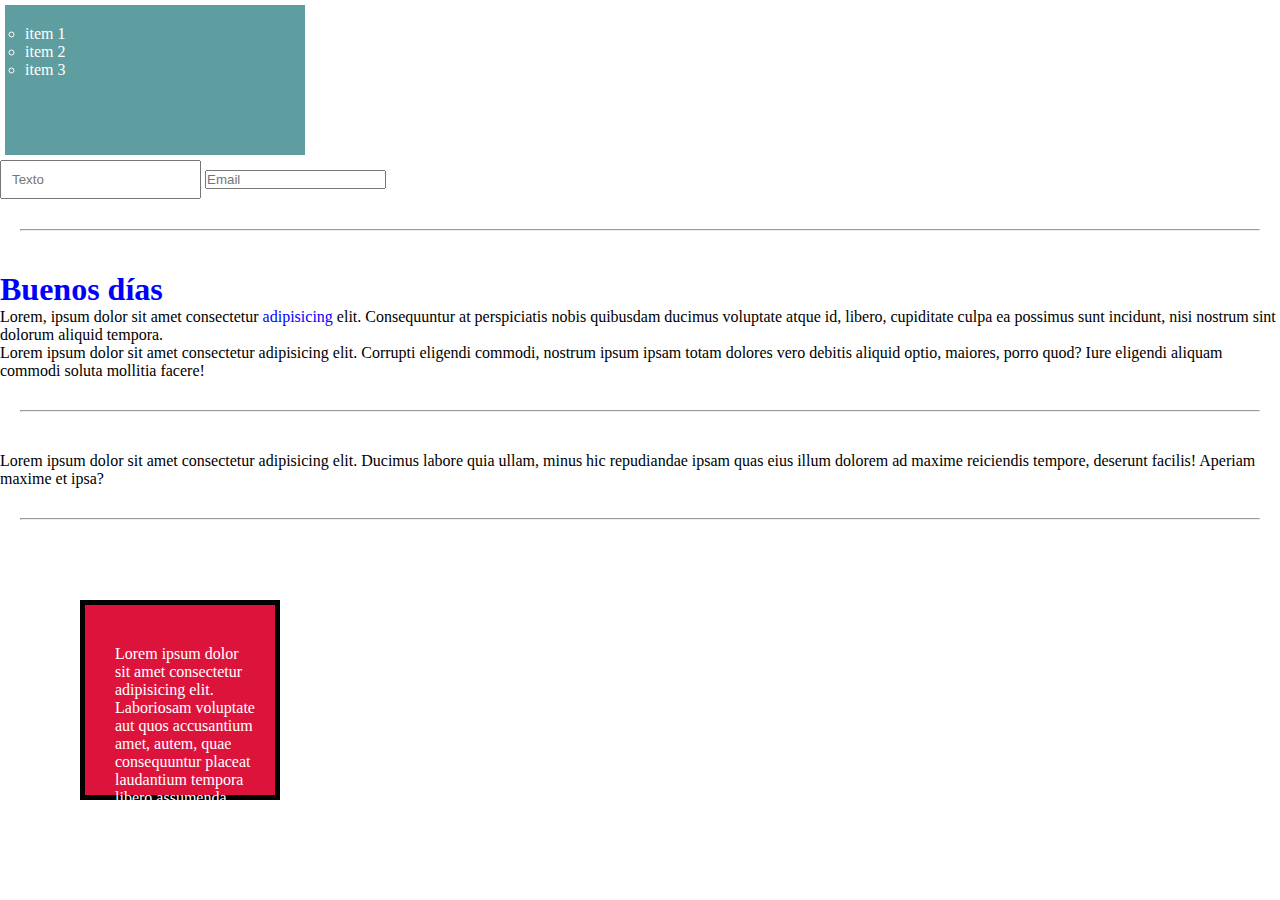
<file: index.html>
<!DOCTYPE html>
<html lang="en">
<head>
  <meta charset="UTF-8">
  <meta name="viewport" content="width=device-width, initial-scale=1.0">
  <title>Estilos</title>
  <link rel="stylesheet" href="CSS/style.css">
</head>
<body>
  <header id="header">
    <nav>
      <ul>
        <li class="item">item 1</li>
        <li class="item">item 2</li>
        <li class="item">item 3</li>
      </ul>
    </nav>
  </header>
  <input type="text" placeholder="Texto">
  <input type="email" placeholder="Email">
  <hr>
  <h1>Buenos días</h1>

  <p>Lorem, ipsum dolor sit amet consectetur <span>adipisicing</span> elit. Consequuntur at perspiciatis nobis quibusdam ducimus voluptate atque id, libero, cupiditate culpa ea possimus sunt incidunt, nisi nostrum sint dolorum aliquid tempora.</p>
  <p>Lorem ipsum dolor sit amet consectetur adipisicing elit. Corrupti eligendi commodi, nostrum ipsum ipsam totam dolores vero debitis aliquid optio, maiores, porro quod? Iure eligendi aliquam commodi soluta mollitia facere!</p>
  <hr>
  <p>Lorem ipsum dolor sit amet consectetur adipisicing elit. Ducimus labore quia ullam, minus hic repudiandae ipsam quas eius illum dolorem ad maxime reiciendis tempore, deserunt facilis! Aperiam maxime et ipsa?</p>
  <hr>
  <div class="caja">
    Lorem ipsum dolor sit amet consectetur adipisicing elit. Laboriosam voluptate aut quos accusantium amet, autem, quae consequuntur placeat laudantium tempora libero assumenda vero, delectus voluptatum. At harum cum quasi obcaecati!
  </div>
</body>
</html>
</file>
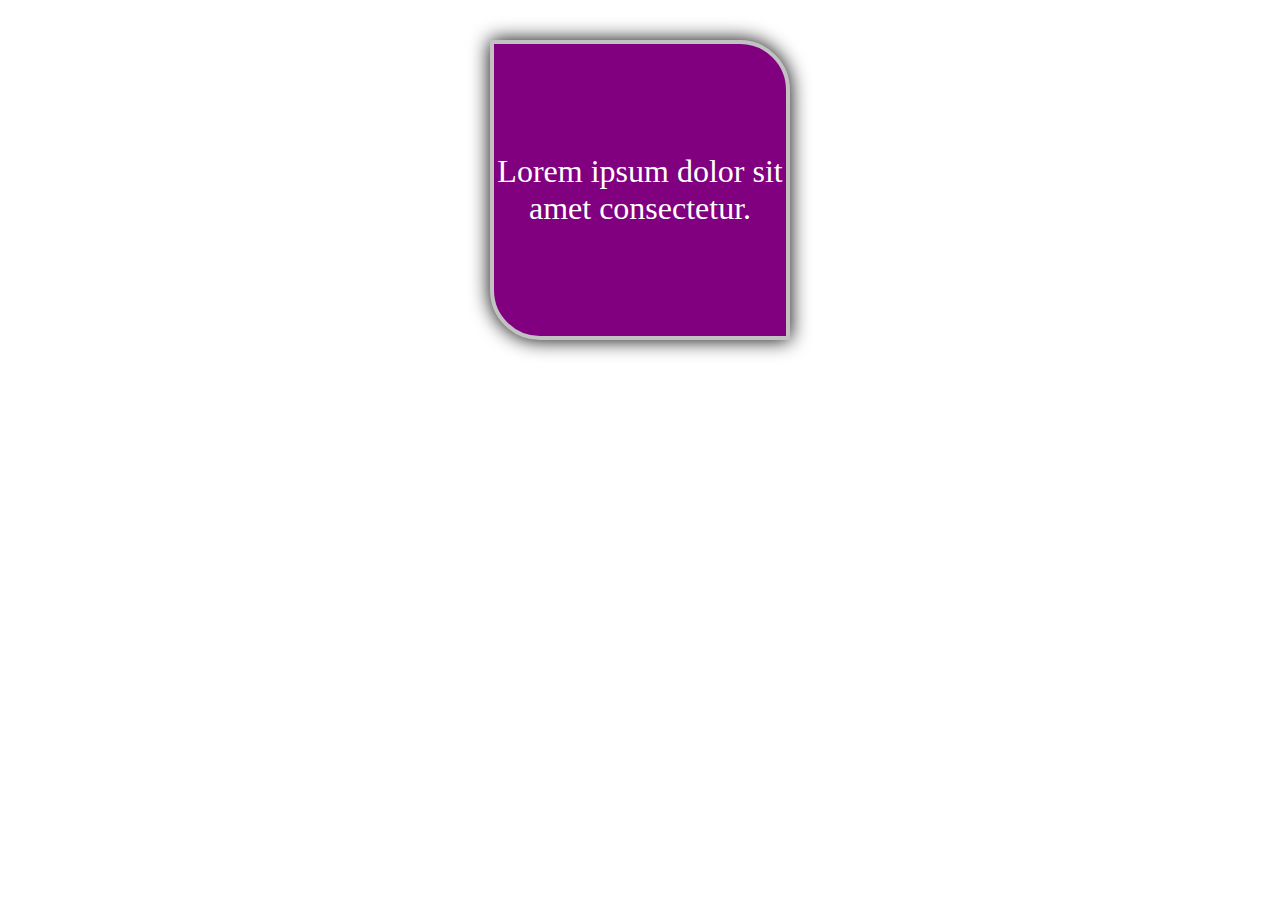
<file: bordes.html>
<!DOCTYPE html>
<html lang="es">
<head>
  <meta charset="UTF-8">
  <meta name="viewport" content="width=device-width, initial-scale=1.0">
  <link rel="stylesheet" href="CSS/bordes.css">
  <title>Bordes</title>
</head>
<body>
  <div class="box">
    Lorem ipsum dolor sit amet consectetur.
  </div>
</body>
</html>
</file>
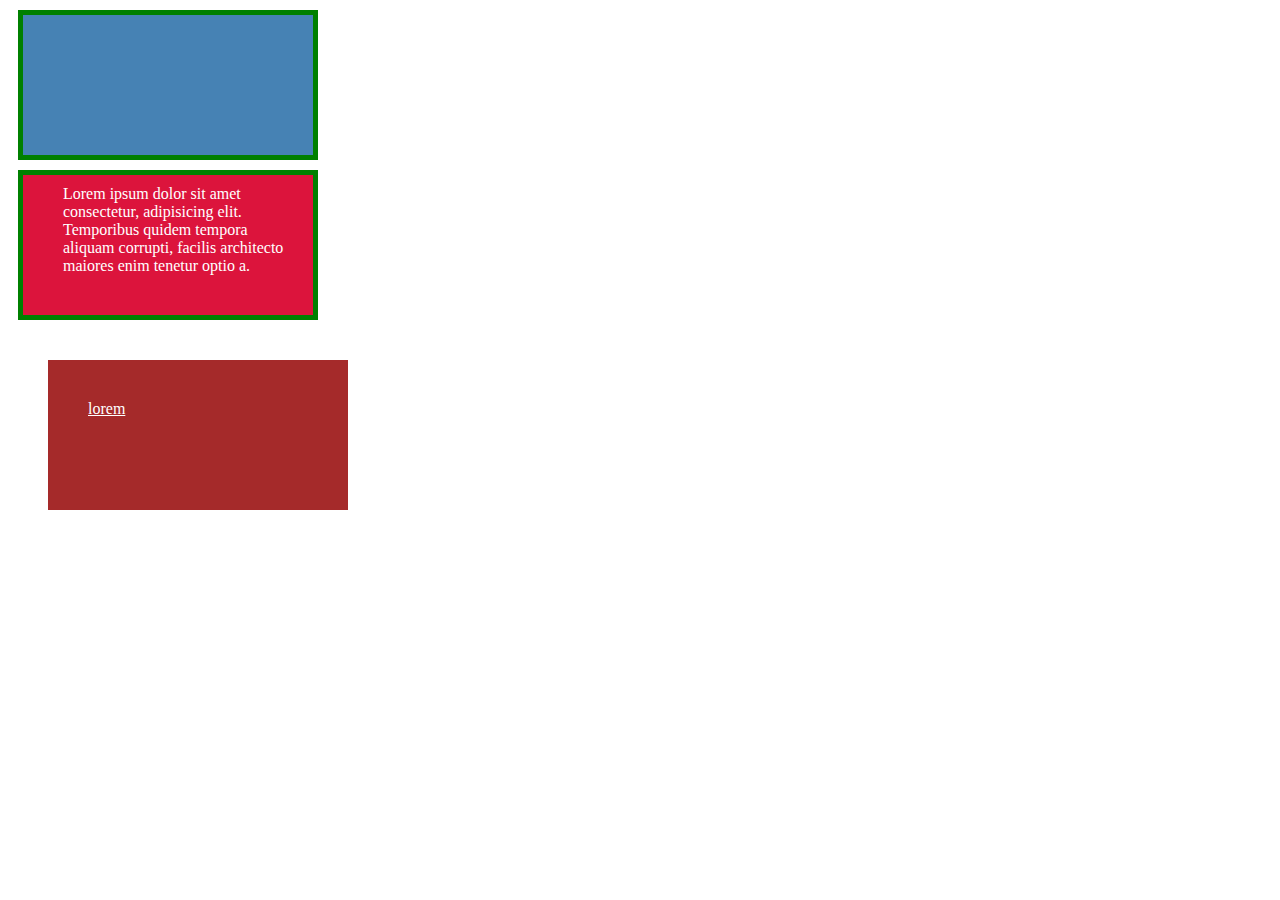
<file: caja.html>
<!DOCTYPE html>
<html lang="en">
<head>
  <meta charset="UTF-8">
  <meta name="viewport" content="width=device-width, initial-scale=1.0">
  <title>Caja</title>
  <link rel="stylesheet" href="CSS/caja.css">
</head>
<body>
  <div class="caja caja1"></div>
  <div class="caja caja2">
    Lorem ipsum dolor sit amet consectetur, adipisicing elit. Temporibus quidem tempora aliquam corrupti, facilis architecto maiores enim tenetur optio a.
  </div>
  <a href="" class="caja caja3">
    lorem
  </a>
</body>
</html>
</file>
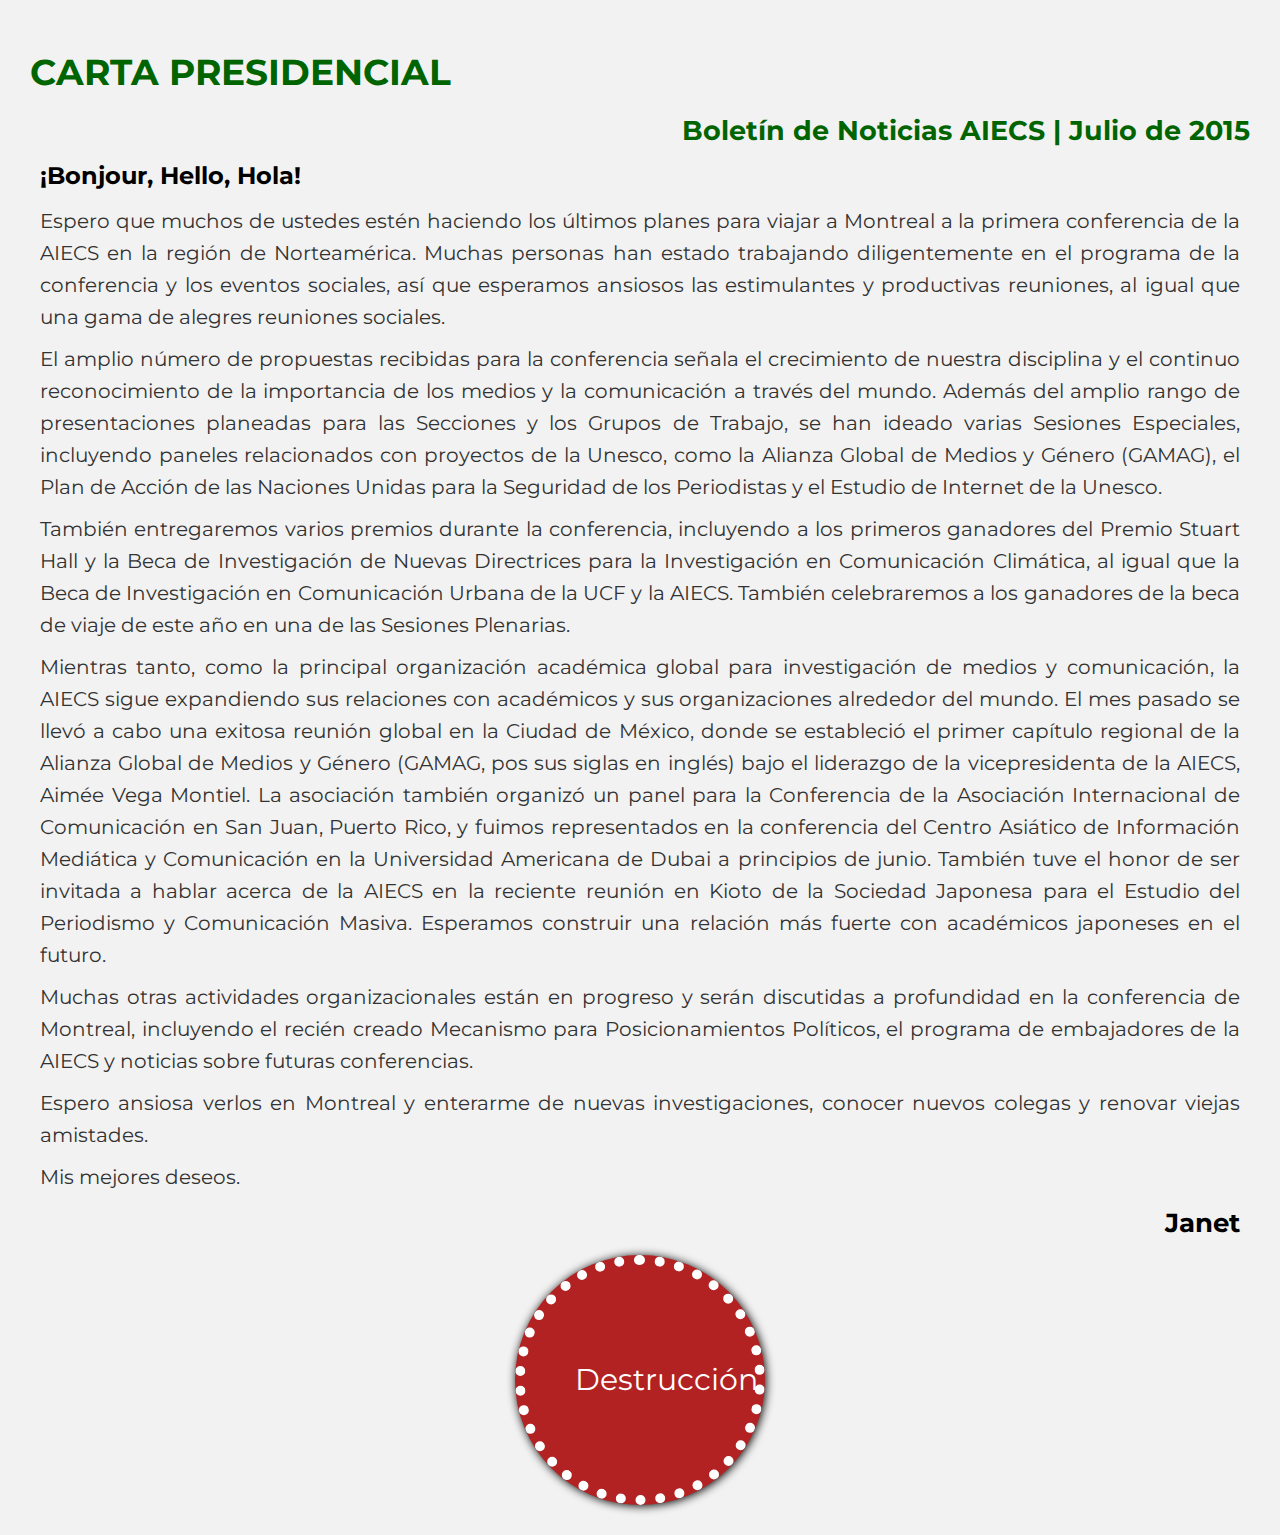
<file: carta.html>
<!DOCTYPE html>
<html lang="es">
<head>
  <meta charset="UTF-8">
  <meta name="viewport" content="width=device-width, initial-scale=1.0">
  <title>Carta</title>
  <link rel="stylesheet" href="CSS/carta.css">
</head>
<body>
    <h1>CARTA PRESIDENCIAL</h1>
    <h2>Boletín de Noticias AIECS | Julio de 2015</h2>
    <p class="bold">¡Bonjour, Hello, Hola!</p>
    <p class="parrafo">
      Espero que muchos de ustedes estén haciendo los últimos planes para viajar
      a Montreal a la primera conferencia de la AIECS en la región de
      Norteamérica. Muchas personas han estado trabajando diligentemente en el
      programa de la conferencia y los eventos sociales, así que esperamos
      ansiosos las estimulantes y productivas reuniones, al igual que una gama
      de alegres reuniones sociales.
    </p>
    <p class="parrafo">
      El amplio número de propuestas recibidas para la conferencia señala el
      crecimiento de nuestra disciplina y el continuo reconocimiento de la
      importancia de los medios y la comunicación a través del mundo. Además del
      amplio rango de presentaciones planeadas para las Secciones y los Grupos
      de Trabajo, se han ideado varias Sesiones Especiales, incluyendo paneles
      relacionados con proyectos de la Unesco, como la Alianza Global de Medios
      y Género (GAMAG), el Plan de Acción de las Naciones Unidas para la
      Seguridad de los Periodistas y el Estudio de Internet de la Unesco.
    </p>
    <p class="parrafo">
      También entregaremos varios premios durante la conferencia, incluyendo a
      los primeros ganadores del Premio Stuart Hall y la Beca de Investigación
      de Nuevas Directrices para la Investigación en Comunicación Climática, al
      igual que la Beca de Investigación en Comunicación Urbana de la UCF y la
      AIECS. También celebraremos a los ganadores de la beca de viaje de este
      año en una de las Sesiones Plenarias.
    </p>
    <p class="parrafo">
      Mientras tanto, como la principal organización académica global para
      investigación de medios y comunicación, la AIECS sigue expandiendo sus
      relaciones con académicos y sus organizaciones alrededor del mundo. El mes
      pasado se llevó a cabo una exitosa reunión global en la Ciudad de México,
      donde se estableció el primer capítulo regional de la Alianza Global de
      Medios y Género (GAMAG, pos sus siglas en inglés) bajo el liderazgo de la
      vicepresidenta de la AIECS, Aimée Vega Montiel. La asociación también
      organizó un panel para la Conferencia de la Asociación Internacional de
      Comunicación en San Juan, Puerto Rico, y fuimos representados en la
      conferencia del Centro Asiático de Información Mediática y Comunicación en
      la Universidad Americana de Dubai a principios de junio. También tuve el
      honor de ser invitada a hablar acerca de la AIECS en la reciente reunión
      en Kioto de la Sociedad Japonesa para el Estudio del Periodismo y
      Comunicación Masiva. Esperamos construir una relación más fuerte con
      académicos japoneses en el futuro.
    </p>
    <p class="parrafo">
      Muchas otras actividades organizacionales están en progreso y serán
      discutidas a profundidad en la conferencia de Montreal, incluyendo el
      recién creado Mecanismo para Posicionamientos Políticos, el programa de
      embajadores de la AIECS y noticias sobre futuras conferencias.
    </p>
    <p class="parrafo">
      Espero ansiosa verlos en Montreal y enterarme de nuevas investigaciones,
      conocer nuevos colegas y renovar viejas amistades.
    </p>
    <p class="parrafo">Mis mejores deseos.</p>
    <p class="bold derecha">Janet</p>

    <a href="#">destrucción</a>
</body>
</html>
</file>
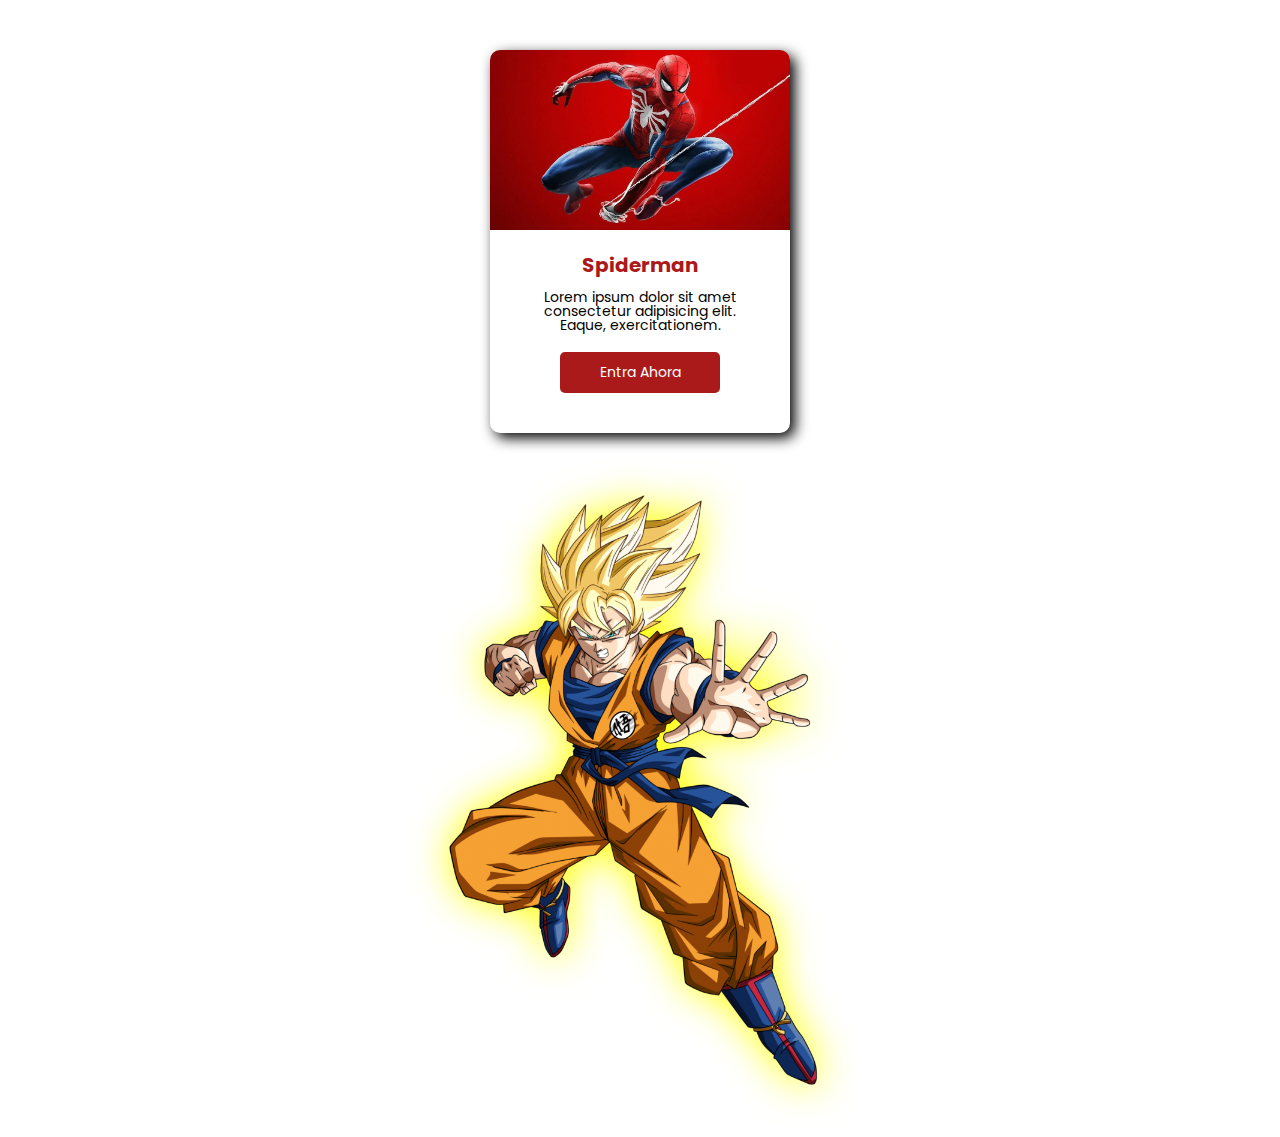
<file: goku.html>
<!DOCTYPE html>
<html lang="en">
<head>
  <meta charset="UTF-8">
  <meta name="viewport" content="width=device-width, initial-scale=1.0">
  <link rel="stylesheet" href="CSS/goku.css">
  <title>Goku</title>
</head>
<body>
  <div class="cuadro">
    <img src="img/spidy.jpg" alt="Spiderman" class="spidy">
    <div class="contenedor">
      <h1>Spiderman</h1>
      <p>Lorem ipsum dolor sit amet consectetur adipisicing elit. Eaque, exercitationem.</p>
      <a href="#" class="boton">Entra Ahora</a>
    </div>
  </div>

  <img src="img/goku.png" alt="Goku" class="goku">
</body>
</html>
</file>
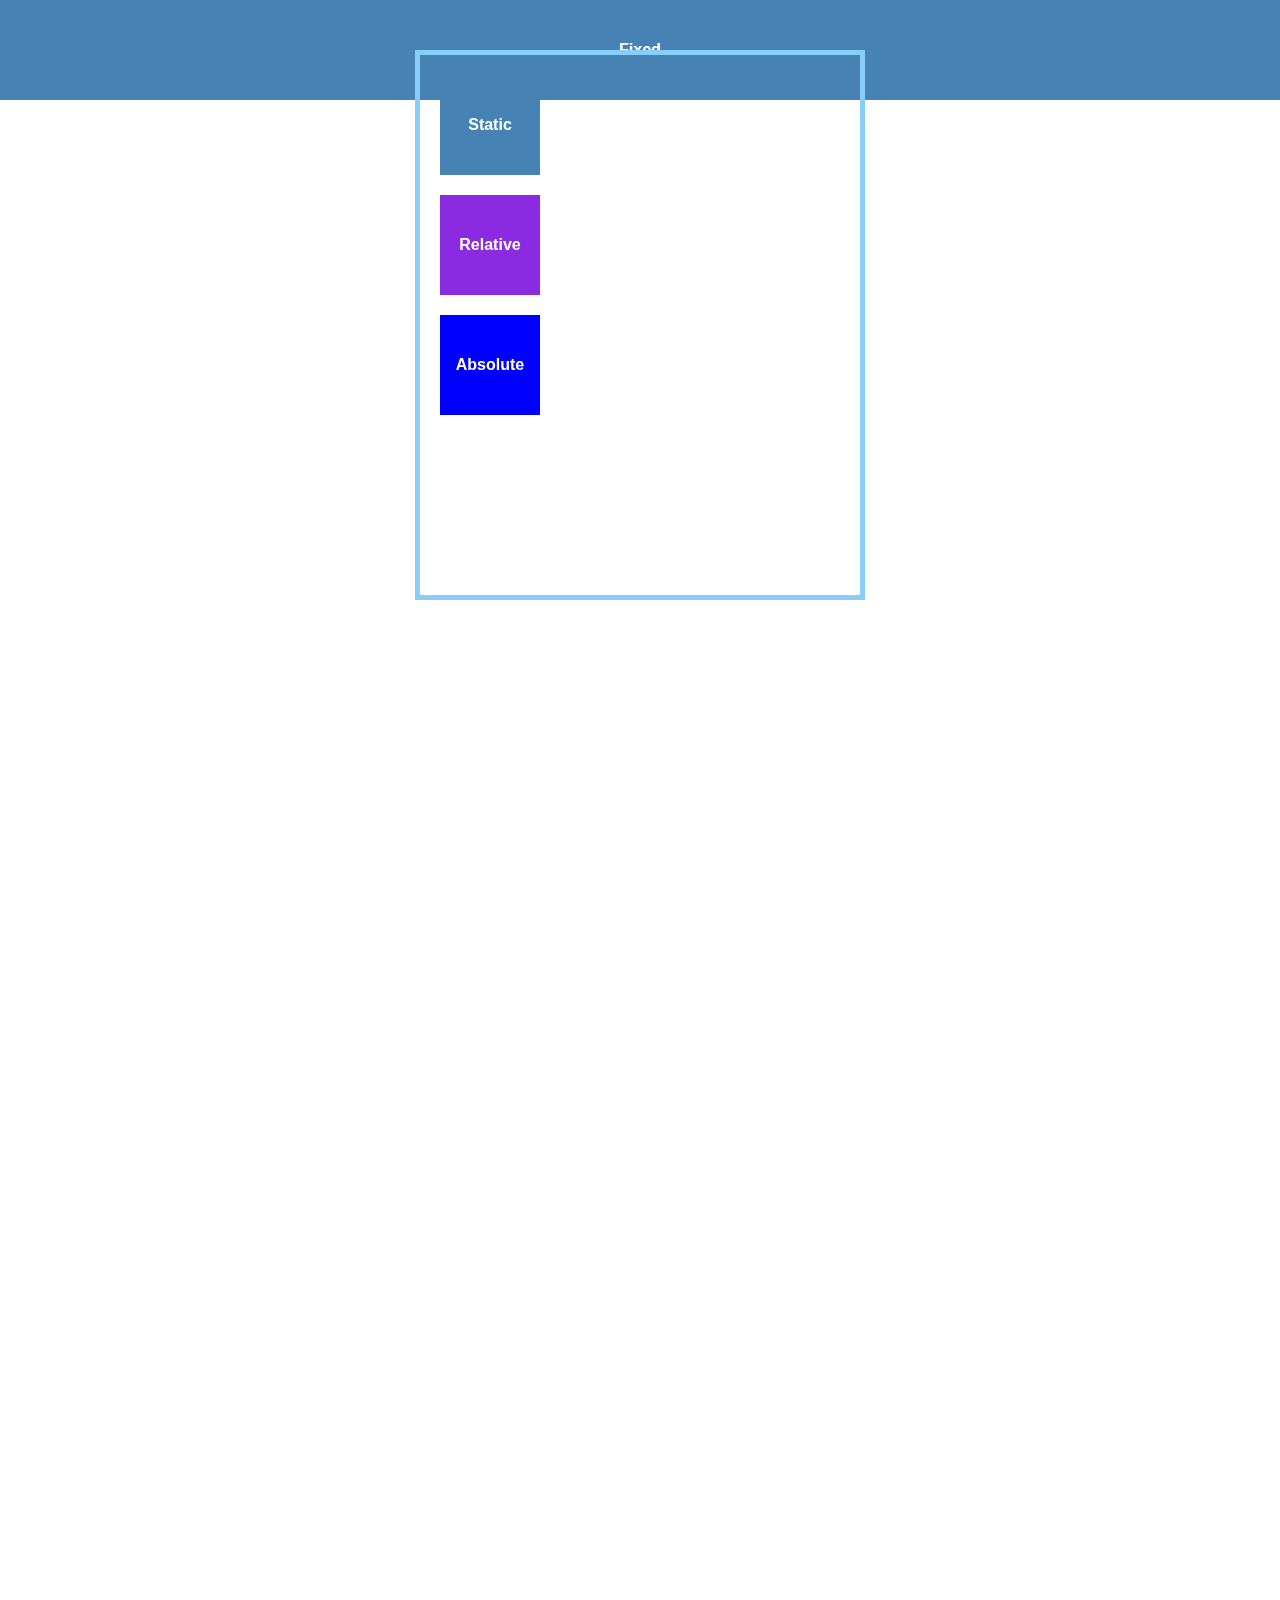
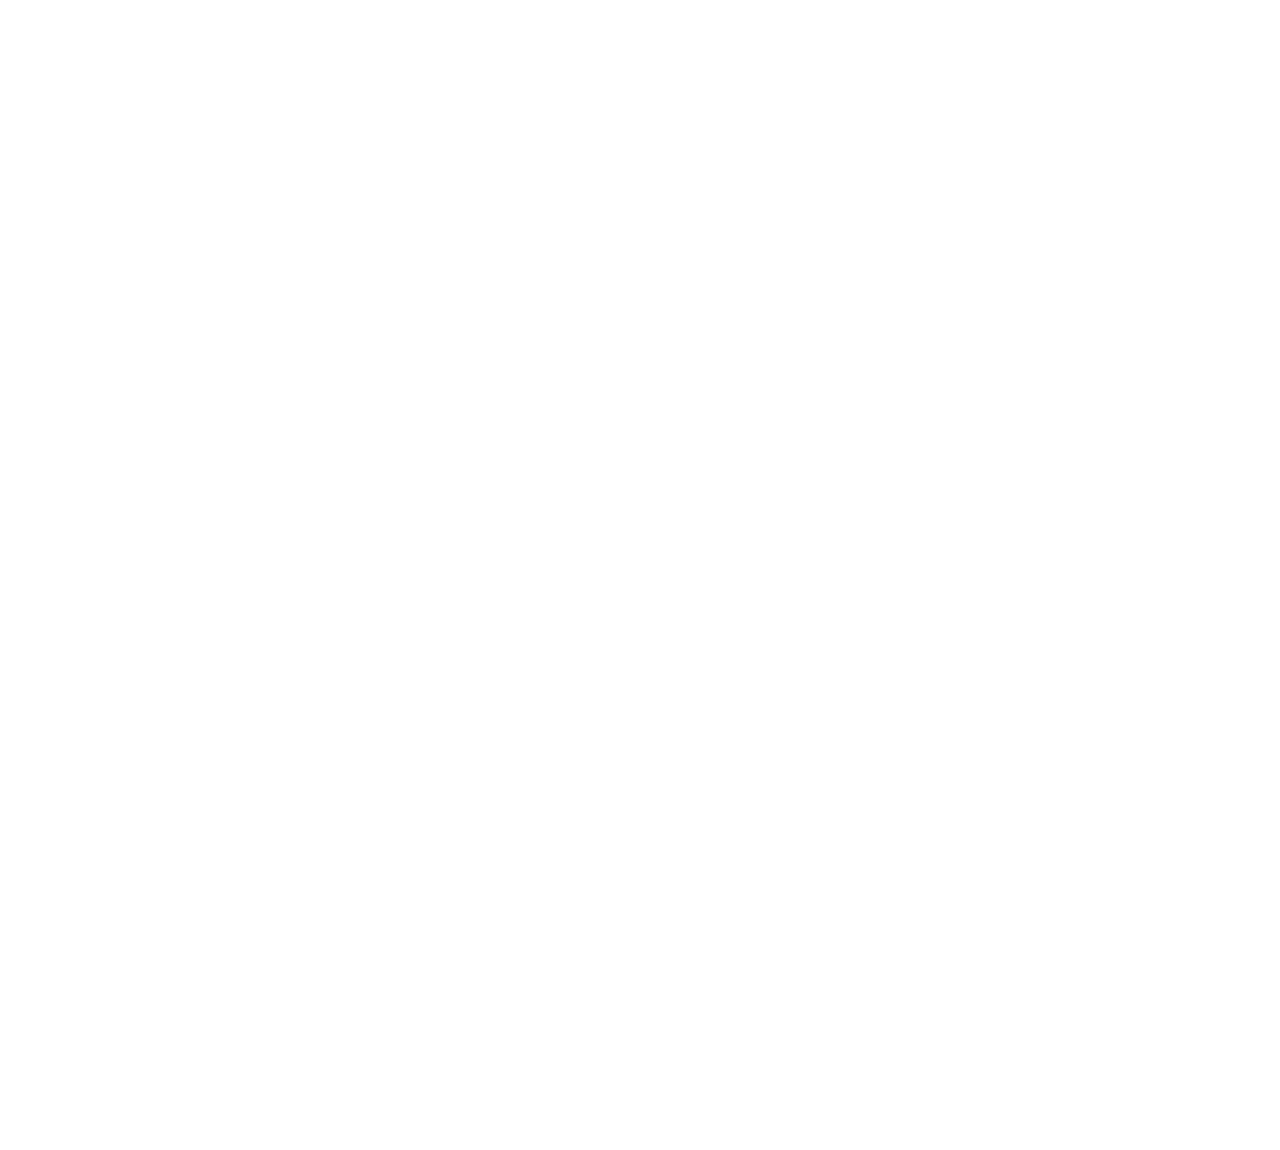
<file: Posicionamiento/Posicionamiento.html>
<!DOCTYPE html>
<html lang="es">
<head>
  <meta charset="UTF-8">
  <meta name="viewport" content="width=device-width, initial-scale=1.0">
  <link rel="stylesheet" href="Posicionamiento.css">
  <title>Posicionamiento</title>
</head>
<body>
  <div class="container">
    <div class="box static">Static</div>
    <div class="box relative">Relative</div>
    <div class="box absolute">Absolute</div>
    <div class="box fixed">Fixed</div>
  </div>
</body>
</html>
</file>
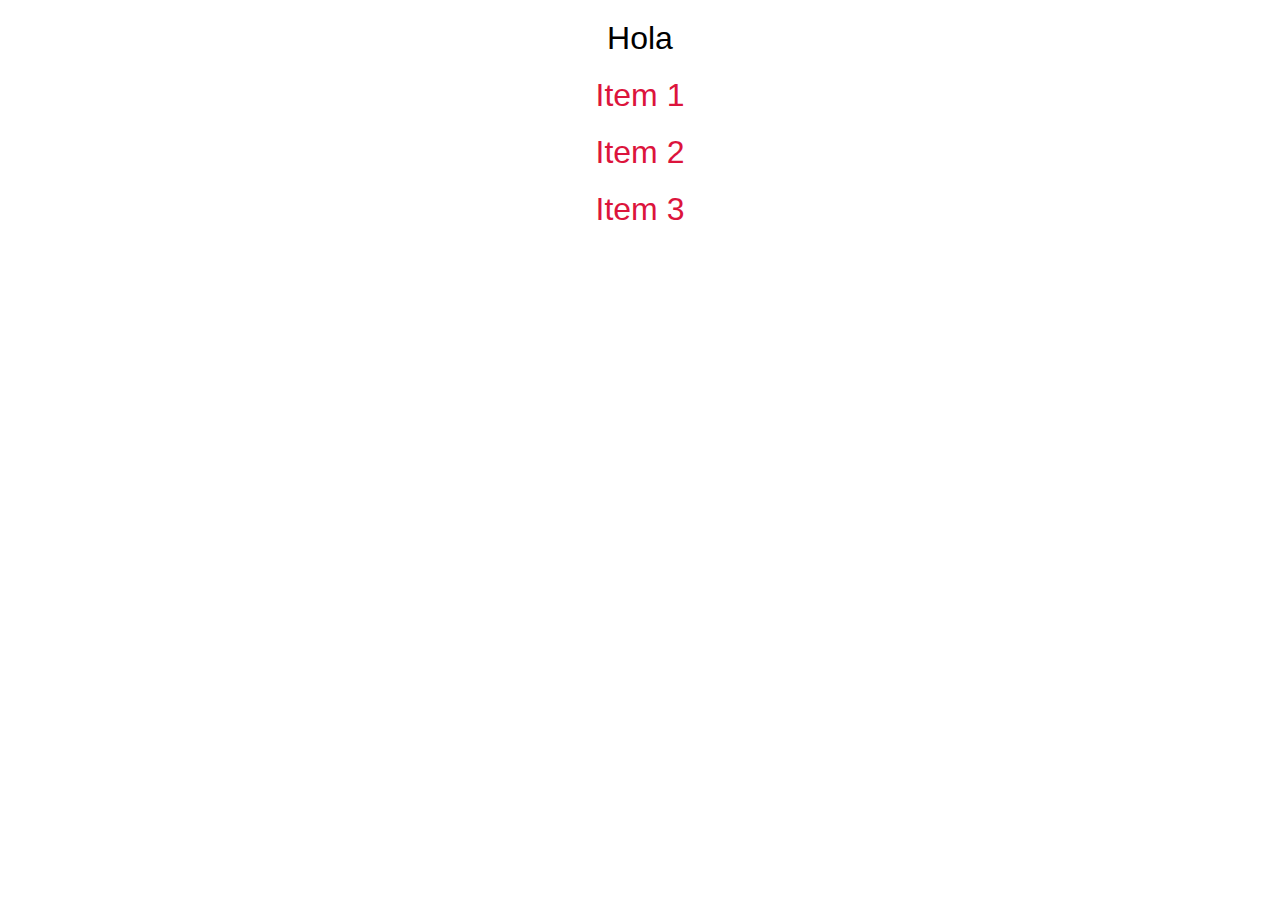
<file: Pseudoclases/Pseudoclases.html>
<!DOCTYPE html>
<html lang="es">
<head>
  <meta charset="UTF-8">
  <meta name="viewport" content="width=device-width, initial-scale=1.0">
  <title>PseudoClases</title>
  <link rel="stylesheet" href="style.css">
</head>
<body>
  <!-- <nav>
    <a class="enlace" href="https://oferta.senasofiaplus.edu.co/sofia-oferta/">Sofía plus</a>
    <a class="enlace" href="https://www.google.com/">Google</a>
    <a class="enlace" href="https://www.facebook.com/">Facebook</a>
  </nav> -->

  <!-- <a href="#objetivo" class="event">Disparador</a>
  <a href="#" class="event">Retroceso</a>

  <div id="objetivo" class="box"></div> -->

  <!-- <form class="form">
    <h2 class="form__title">Contacto</h2>
    <input type="text" placeholder="Nombre..." autofocus>
    <input type="email" placeholder="Email...">
    <input type="checkbox" id="check">
    <label for="check">¿Guardar los datos?</label>
  </form> -->

  <h3 class="title">Hola</h3>
  <h3>Item 1</h3>
  <h3>Item 2</h3>
  <h3>Item 3</h3>
  
</body>
</html>
</file>
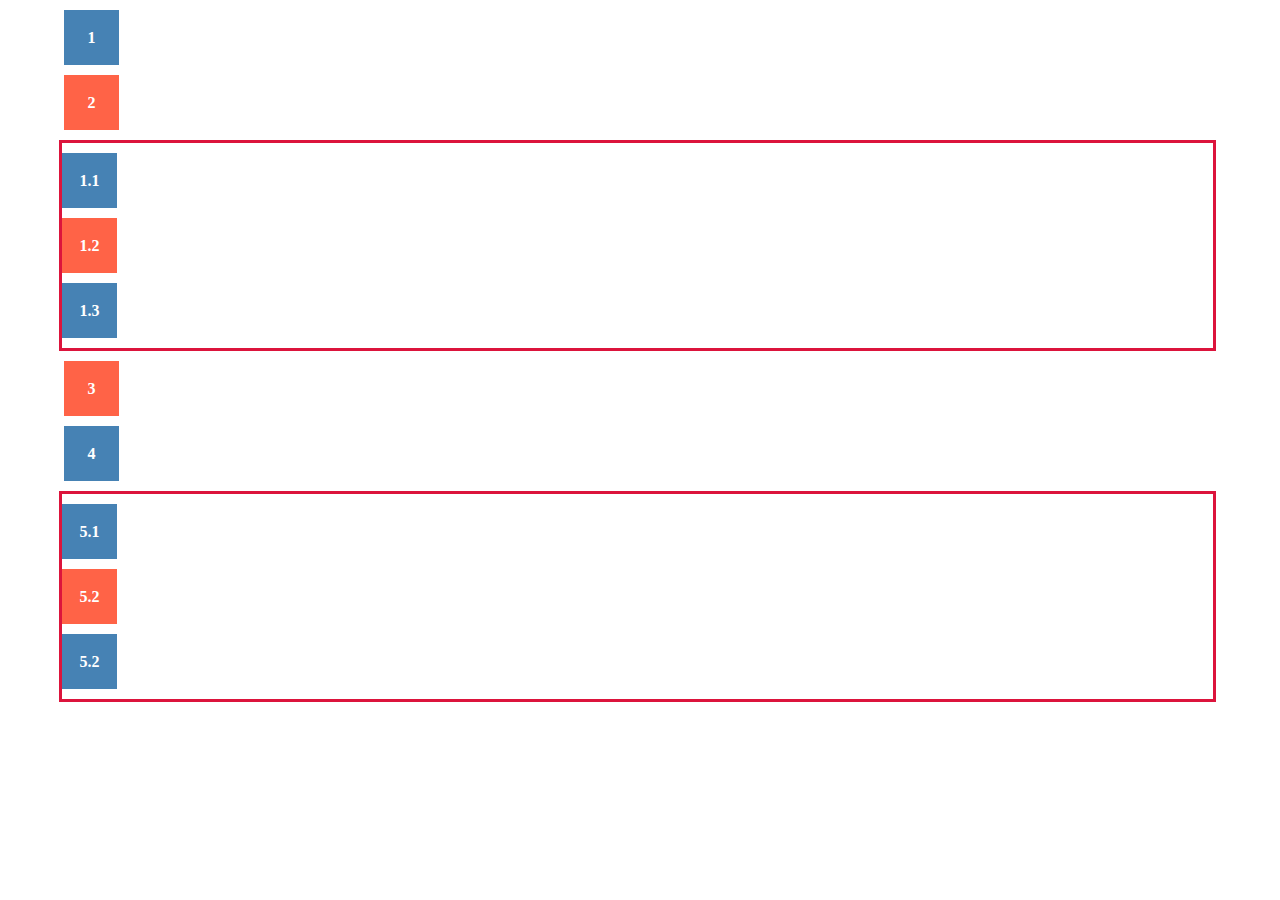
<file: Pseudoclases/Pseudoclases2.html>
<!DOCTYPE html>
<html lang="en">
<head>
  <meta charset="UTF-8">
  <meta name="viewport" content="width=device-width, initial-scale=1.0">
  <link rel="stylesheet" href="pseudoclases.css">
  <title>Pseudoclases</title>
</head>
<body>

  <div class="box">1</div>
  <div class="box">2</div>

  <section class="container">
    <div class="box">1.1</div>
    <div class="box">1.2</div>
    <p class="box">1.3</p>
  </section>

  <div class="box">3</div>
  <div class="box">4</div>

   <section class="container">
    <div class="box">5.1</div>
    <div class="box">5.2</div>
    <div class="box">5.2</div>
  </section>
  
</body>
</html>
</file>
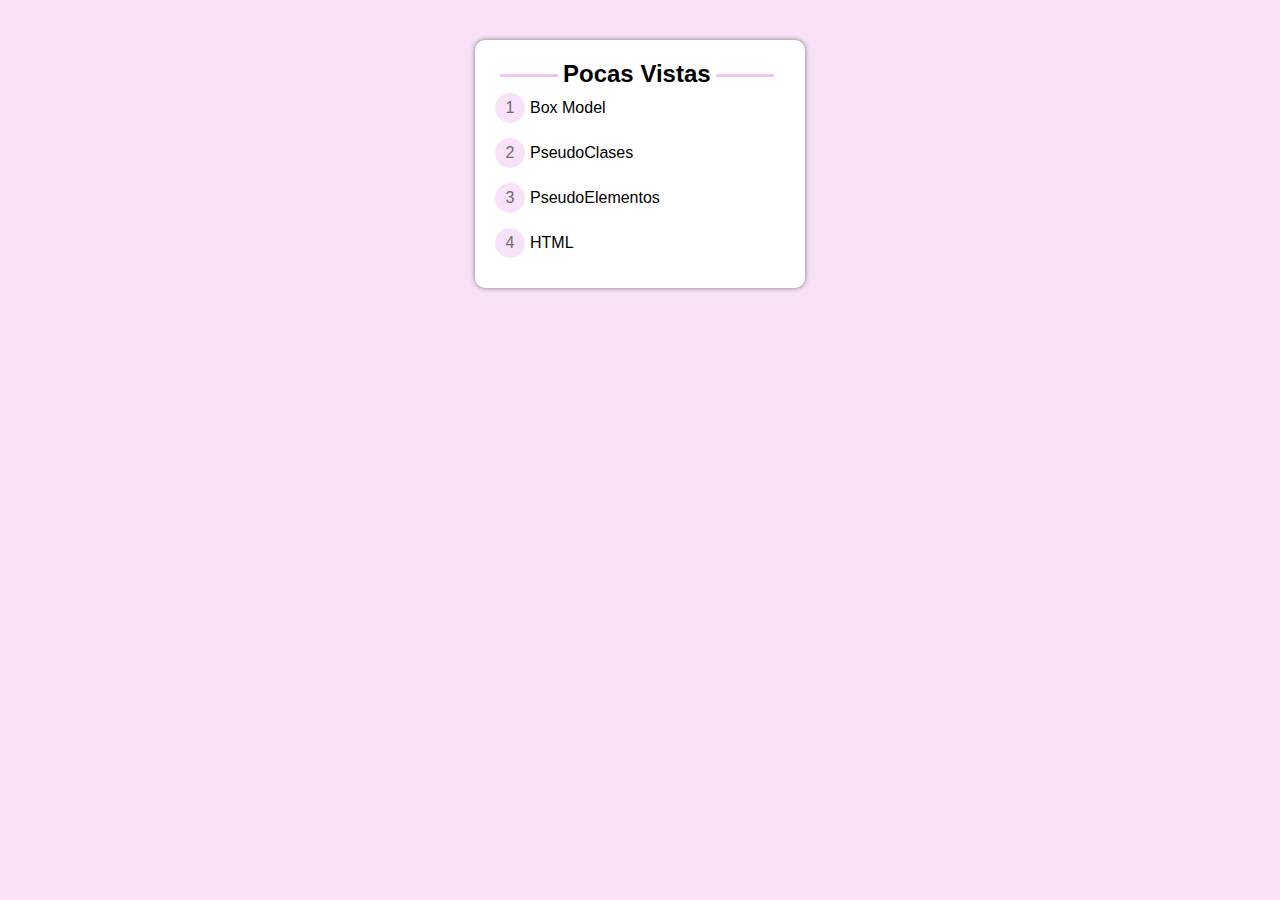
<file: Pseudoelementos/Pseudoelementos.html>
<!DOCTYPE html>
<html lang="en">
<head>
  <meta charset="UTF-8">
  <meta name="viewport" content="width=device-width, initial-scale=1.0">
  <title>PseudoElementos</title>
  <link rel="stylesheet" href="pseudoelementos.css">
</head>
<body>
  <div class="card">
    <h2 class="card__title">Pocas Vistas</h2>
    <ul>
      <li>Box Model</li>
      <li>PseudoClases</li>
      <li>PseudoElementos</li>
      <li>HTML</li>
    </ul>
  </div>
</body>
</html>
</file>
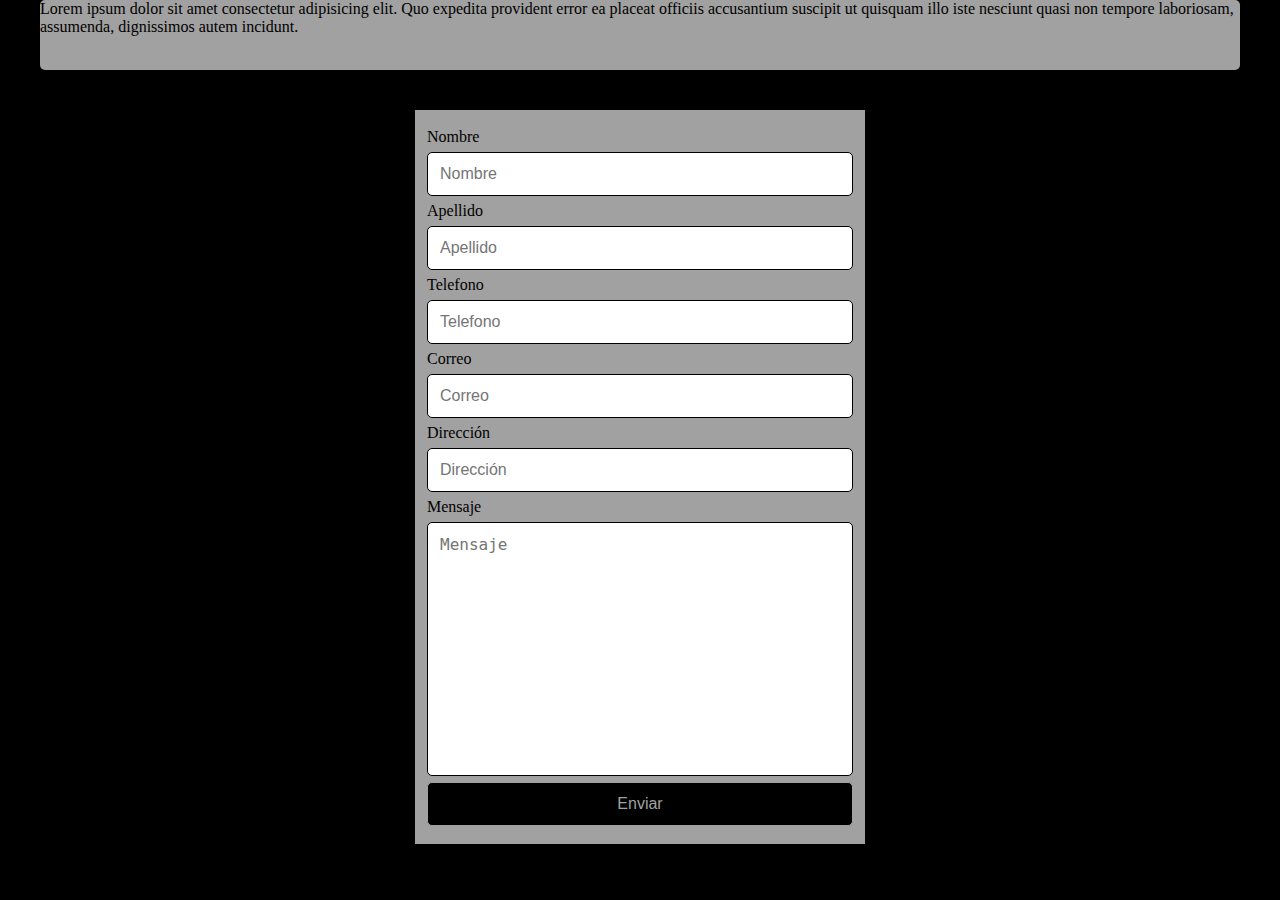
<file: Variables/Variables.html>
<!DOCTYPE html>
<html lang="en">
<head>
  <meta charset="UTF-8">
  <meta name="viewport" content="width=device-width, initial-scale=1.0">
  <link rel="stylesheet" href="Variables.css">
  <title>Variables</title>
</head>
<body>
  <header>Lorem ipsum dolor sit amet consectetur adipisicing elit. Quo expedita provident error ea placeat officiis accusantium suscipit ut quisquam illo iste nesciunt quasi non tempore laboriosam, assumenda, dignissimos autem incidunt.</header>
  <main>
    <form>
      <label for="nombre">Nombre</label>
      <input type="text" id="nombre" placeholder="Nombre" autocomplete="off">

      <label for="apellido">Apellido</label>
      <input type="text" id="apellido" placeholder="Apellido" autocomplete="off">

      <label for="tel">Telefono</label>
      <input type="text" id="tel" placeholder="Telefono" autocomplete="off">

      <label for="correo">Correo</label>
      <input type="text" id="correo" placeholder="Correo" autocomplete="off">

      <label for="direccion">Dirección</label> 
      <input type="text" id="direccion" placeholder="Dirección" autocomplete="off">

      <label for="mensaje">Mensaje</label>
      <textarea id="mensaje" placeholder="Mensaje" autocomplete="off" rows="12"></textarea>

      <button>Enviar</button>
    </form>
  </main>
</body>
</html>
</file>
<file: CSS/style.css>
*{
  margin: 0px;
  padding: 0px;
  color: blue;
  box-sizing: border-box;
}

#header{
  width: 300px;
  height: 150px;
  background-color: cadetblue;
  padding: 20px;
  margin: 5px;
}

.item {
  color: #fff;
}

p{
  color: #000;
}
p > span {
  color: blue;
}

hr{
  /*margin-top: 20px;
  margin-bottom: 20px;
  margin-left: 40px;
  margin-right: 40px;
  margin: 20px 40px 60px 60px;
  margin: 40px 50px ;*/
  margin: 30px 20px 40px;
}

ul > li {
  list-style: circle;
}
input[type="text"]{
  padding: 10px;
}

.caja{
  width: 200px;
  height: 150px;
  background-color: crimson;
  margin: 80px;
  border: solid 5px #000;
  color: #fff;
  padding: 40px 20px 150px 30px;
}
</file>
<file: CSS/bordes.css>
*{
  margin: 0;
  padding: 0;
  box-sizing: border-box;
}
body{
  font-size: 12px;
}
.box{
  width: 300px;
  height: 300px;
  background: purple;
  place-content: center;
  text-align: center;
  color: #fff;
  font-size: 2rem;
  margin: 40px auto;
  border: solid 4px #c2c2c2;
  border-top-right-radius: 50px;
  border-bottom-left-radius: 50px;
  box-shadow: 0px 0px 20px #000;
}
</file>
<file: CSS/caja.css>
.caja{
  width: 300px;
  height: 150px;

}

body{
  color: #fff;
}

.caja1{
  background: steelblue;
  padding: 10px 20px 30px 40px;
  border: solid 5px green;
  margin: 10px;
  box-sizing: border-box;
}
.caja2{
  background: crimson;
  padding: 10px 20px 30px 40px;
  border: solid 5px green;
  margin: 10px;
  box-sizing: border-box;
}

.caja3{
  background: brown;
  padding: 40px;
  margin: 40px;
  display: block;
  box-sizing: border-box;
  color: #fff;
}
</file>
<file: CSS/carta.css>
@import url('https://fonts.googleapis.com/css2?family=Montserrat:ital,wght@0,100..900;1,100..900&display=swap');

*{
  padding: 0;
  margin: 0;
  box-sizing: border-box;
}

body{
  background-color: #f2f2f2;
  padding: 20px;
  font-size: 18px;
  font-family: "Montserrat", sans-serif;
  margin: 10px;
}

h1{
  margin: 20px 0px;
}

h2{
  text-align: right;
  
}

h1, h2 {
  color: darkgreen;
}

p.bold{
  font-weight: bold;
}

p.parrafo{
  font-size: 20px;
  color: #323232;
}

p.derecha{
  text-align: right;
  font-size: 26px;
}

p{
  font-size: 24px;
  line-height: 1.6;
  margin: 10px;
  text-align: justify;
}

a{
  font-size: 30px;
  color: #fff;
  background-color:firebrick;
  width: 250px;
  height: 250px;
  text-decoration: none;
  padding: 50px;
  text-transform: capitalize;
  border-radius:50% ;
  display: block;
  text-align: center;
  margin:0 auto;
  place-content: center;
  border: 10px dotted #fff;
  box-shadow: 1px 1px 10px black ;
}
</file>
<file: CSS/goku.css>
@import url('https://fonts.googleapis.com/css2?family=Poppins:ital,wght@0,100;0,200;0,300;0,400;0,500;0,600;0,700;0,800;0,900;1,100;1,200;1,300;1,400;1,500;1,600;1,700;1,800;1,900&display=swap');

*{
  margin: 0;
  padding: 0;
  box-sizing: border-box;
}


.cuadro{
  width: 300px;
  margin: 50px auto;
  box-shadow: 5px 5px 14px #000;
  border-radius: 10px;
  padding: 0 0 20px;
  text-align: center;
  font-family:"Poppins", sans-serif;
  font-size: 14px;
  background-color: #fff;
}

.contenedor{
  width: 90%;
  margin: 0 auto;
}

h1{
  color: #ab1a1a;
  font-size: 20px;
  margin: 20px 0 10px;
}

.spidy{
  width:100%;
  border-radius: 10px 10px 0 0px ;
  object-fit: cover;
  height: 180px;
  display: block;
}

p{
  padding: 0 15px;
  line-height: 1;
}

.boton{
  display: block;
  text-decoration: none;
  margin: 20px 55px;
  background-color:#ab1a1a;
  color: #fff;
  padding: 10px 20px;
  border-radius: 5px;
}
.goku{
  width: 400px;
  filter: drop-shadow(0 0 20px yellow);
  display: block;
  margin: 40px auto;
  
}
</file>
<file: Posicionamiento/Posicionamiento.css>
*{
  margin: 0;
  padding: 0;
  box-sizing: border-box;
}

body{
  font-family: Arial;
  height: 300vh;
}

.container{
  width: 450px;
  margin: 50px auto;
  height: 550px;
  border: 5px solid lightskyblue;
  /* position: relative; */
  z-index: 99;
}

.box{
  background-color: steelblue;
  width: 100px;
  height: 100px;
  margin-top: 20px;
  margin-left: 20px;
  text-align: center;
  line-height: 100px;
  color: #fff;
  font-weight: bold;
}

.static{
  position: static;
}

.relative{
  position: relative;
  /* top: 40px;
  right: 43px; */
  z-index: 4;
  background-color: blueviolet;
}

.absolute{
  position: absolute;
  /* top: 0;
  left: 0; */
  /* bottom: 0;
  right: 0;
  margin-top: 0;
  margin-left: 0; */
  z-index: 3;
  background-color: blue;
}

.fixed{
  position: fixed;
  left: 0; 
  top: 0;
  margin: 0;
  width: 100%;
  z-index: -1;
}
</file>
<file: Pseudoclases/style.css>
*{
  margin: 0;
  padding: 0;
  box-sizing: border-box;
}
.enlace{
  display: block;
  background-color: tomato;
  color: #fff;
  text-decoration: none;
  padding: 20px;
  border-bottom: 3px solid #fff;
  text-align: center;
  font-size: 22px;
}

.enlace:link{
  background-color: cadetblue;
  color: black;
}

.enlace:visited{
  background-color: crimson;
}

.enlace:hover{
  background-color: #fff;
  color: black;
  border-bottom: 3px solid #000;
}

.enlace:active{
background-color: bisque;
}

.event{
  display: inline-block;
  margin-top: 30px;
  margin-left: 20px;
  background-color: crimson;
  color: #fff;
  text-decoration: none;
  padding: 20px;
}

.event:active{
  background-color: skyblue;
}

.box{
  background-color: blue;
  width: 200px;
  height: 200px;
  border-radius: 50%;
  margin: 0 auto;
  transition: 0.5s;
}

.box:target{
  background-color: skyblue;
  border-radius: 0px;
}
/* Para el formulario */

.form{
  width: 60%;
  margin: 30px auto;
  background-color: #f2f2f2;
  box-shadow: 0 0 5px rgba(0, 0, 0, 0.5);
  padding: 30px;
}

.form__title{
  text-align: center;
  margin-bottom: 20px;
}

input{
  display: block;
}

input[type="checkbox"]{
  display: inline-block;
}

input[type="text"], 
input[type="email"]{
  width: 100%;
  padding: 12px 5px;
  margin-bottom: 20px;
  border: none;
  outline: none;
}
input:checked + label{
  background-color:darkgrey;
}
input:focus{
  background-color: darkgrey;
  color: white ;
}

form:focus-within{
  background-color: rgb(210, 208, 208) ;
}

h3{
  font-size: 2rem;
  font-weight: normal;
  font-family: Arial;
  text-align: center;
  margin: 20px;

}
h3:not(.title):not(:hover){
  color: crimson;
}
</file>
<file: Pseudoclases/pseudoclases.css>
*{
  margin: 0;
  padding: 0;
  box-sizing: border-box;
}

body{
  width: 90%;
  margin: 0 auto;
}

.box{
  display:block;
  background-color: steelblue;
  width: 55px;
  height: 55px;
  margin: 10px 0;
  text-align: center;
  line-height: 55px;
  color: #fff;
  font-weight: bold;
}

.container{
  margin-left: -5px;
  padding-left: 10px 0;
  border: 3px solid crimson;
}

/* .box:only-of-type{
  background-color: tomato;
} */

/* .box:first-of-type{
  background-color: tomato;
} */

/* .box:last-of-type{
  background-color: tomato ;
} */

.box:nth-child(2n){
  background-color: tomato;
}
</file>
<file: Pseudoelementos/pseudoelementos.css>
*, ::after, ::before{
  margin: 0;
  padding: 0;
  box-sizing: border-box;
}
*::selection{
  background-color: #c2c2;
  color: #868484;
}
body{
  background-color: #c2c2;
  font-family: Arial;
}

.card{
  width: 330px;
  margin: 40px auto;
  background-color: #fff;
  padding: 20px;
  box-shadow: 0 0 5px rgba(0, 0, 0, 0.5);
  border-radius: 10px;
}

.card__title{
  /* text-align: center; */
  padding-bottom: 10px;
  margin-bottom: 15px;
  display: inline;
}

.card__title::before, .card__title::after{
  content: "";
  width: 20%;
  height: 3px;
  display: inline-block;
  background-color: #c2c4;
  margin: 0 5px 5px;
}

ul{
  counter-reset: adso;
}

li{
  list-style: none;
  padding: 0;
  margin-bottom: 10px;
}

li::before{
  content: counter(adso);
  counter-increment: adso;
  background-color: #c2c2;
  display: inline-block;
  width: 30px;
  height: 30px;
  color: #6c6c6c;
  text-align: center;
  line-height: 30px;
  border-radius: 50%;
  margin-top: 5px;
  margin-right: 5px;
}
</file>
<file: Variables/Variables.css>
*{
  margin: 0;
  padding: 0;
  box-sizing: border-box;
}

:root{
  --fondo: #000;
  --color: #a1a1a1;
  --width: 1200px;
  --heigth: 70px;
  --border-radius: 5px
}
body{
  background-color: var(--fondo);
  color: var(--color);
}

header{
  background-color: var(--color);
  color: var(--fondo);
  max-width: var(--width);
  margin: 0 auto;
  height: var(--heigth);
  border-radius: var(--border-radius);
}

form{
  width: 450px;
  margin: 0 auto;
  margin-top: 40px;
  background-color: var(--color);
  padding: 12px;
  color: var(--fondo);
}


input, label, textarea, button{
  display: block;
  margin: 6px 0;
}

input, textarea{
  width: 100%;
  padding: 12px;
  border: none;
  outline: none;
  border-radius: var(--border-radius);
  resize: none;
  font-size: 16px;
  border: solid 1px var(--fondo);
}

button{
  width: 100%;
  padding: 12px;
  border-radius: var(--border-radius);
  border: none;
  font-size: 16px;
  color: var(--color);
  cursor: pointer;
  border: 1px solid var(--color);
  background-color: var(--fondo);
}

button:hover{
  border: 1px solid var(--fondo);
  background-color: var(--color);
  color: var(--fondo);
}
</file>
